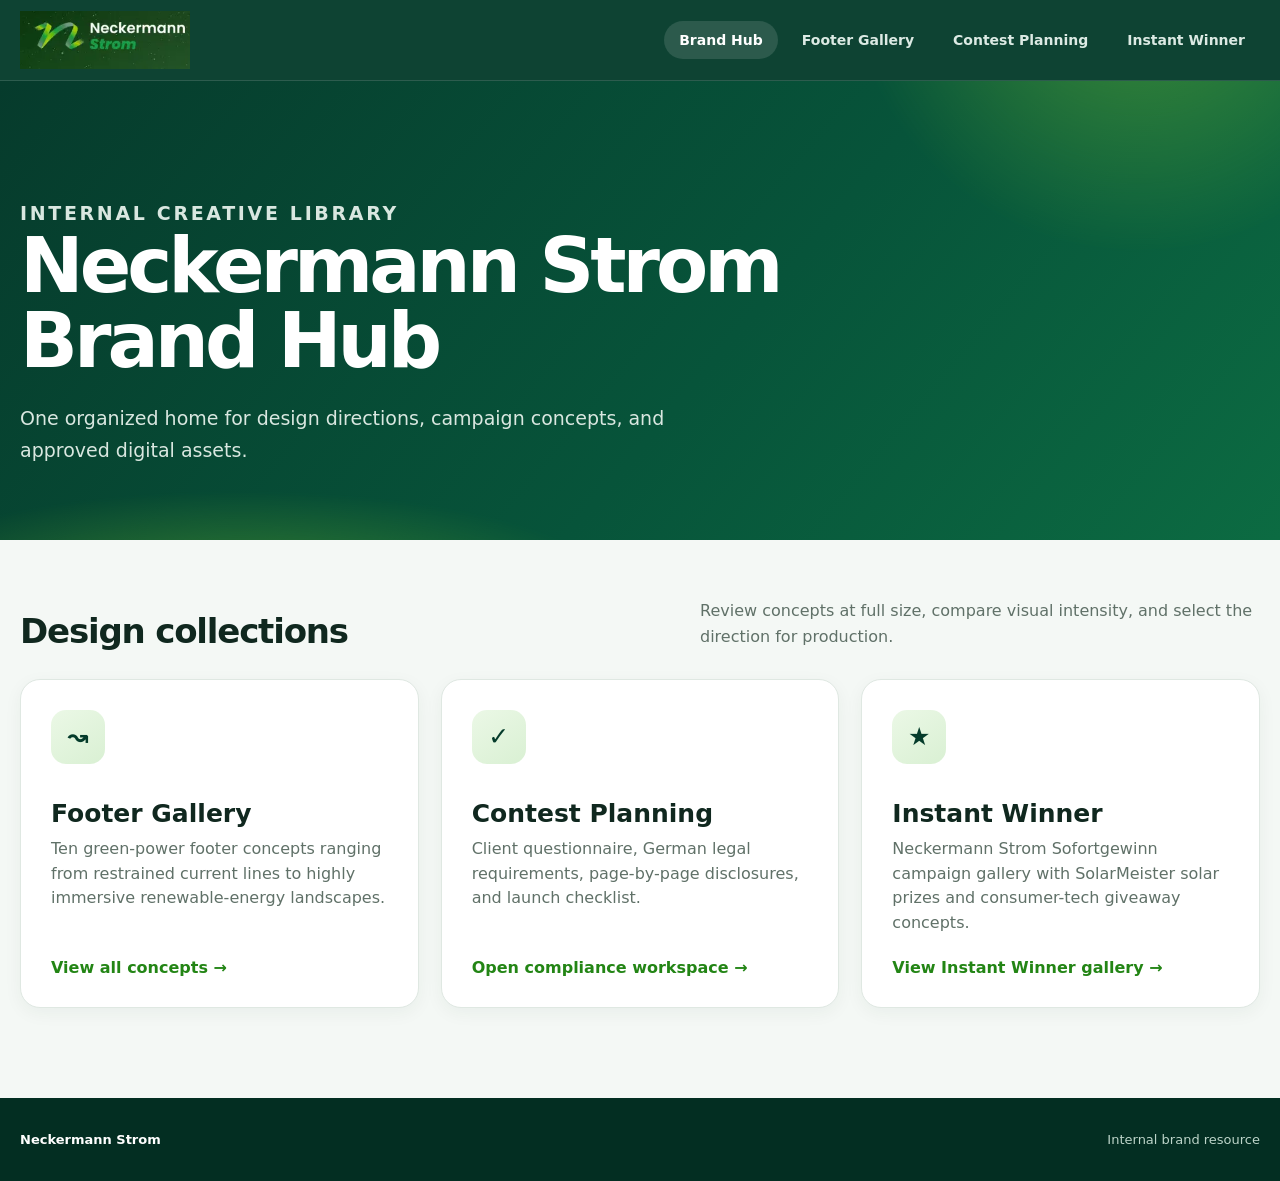
<file: index.html>
<!doctype html>
<html lang="en">
<head>
  <meta charset="utf-8">
  <meta name="viewport" content="width=device-width,initial-scale=1">
  <meta name="description" content="Neckermann Strom internal brand and design resource hub.">
  <meta name="robots" content="noindex,nofollow,noarchive,nosnippet,noimageindex">
  <title>Neckermann Strom | Brand Hub</title>
  <link rel="stylesheet" href="styles.css">
</head>
<body>
  <header class="site-header">
    <nav class="nav shell" aria-label="Primary navigation">
      <a class="brand" href="./" aria-label="Neckermann Strom home"><img src="assets/neckermann-strom-logo.webp" alt="Neckermann Strom"></a>
      <div class="nav-links"><a href="./" aria-current="page">Brand Hub</a><a href="footer/">Footer Gallery</a><a href="contest/">Contest Planning</a><a href="instant-winner/">Instant Winner</a></div>
    </nav>
  </header>
  <main>
    <section class="hero">
      <div class="shell">
        <p class="eyebrow">Internal creative library</p>
        <h1>Neckermann Strom Brand Hub</h1>
        <p>One organized home for design directions, campaign concepts, and approved digital assets.</p>
      </div>
    </section>
    <section class="section shell">
      <div class="section-head"><h2>Design collections</h2><p>Review concepts at full size, compare visual intensity, and select the direction for production.</p></div>
      <div class="hub-grid">
        <a class="hub-card" href="footer/">
          <span class="hub-icon">↝</span>
          <h3>Footer Gallery</h3>
          <p>Ten green-power footer concepts ranging from restrained current lines to highly immersive renewable-energy landscapes.</p>
          <span class="arrow">View all concepts →</span>
        </a>
        <a class="hub-card" href="contest/">
          <span class="hub-icon">✓</span>
          <h3>Contest Planning</h3>
          <p>Client questionnaire, German legal requirements, page-by-page disclosures, and launch checklist.</p>
          <span class="arrow">Open compliance workspace →</span>
        </a>
        <a class="hub-card" href="instant-winner/">
          <span class="hub-icon">★</span>
          <h3>Instant Winner</h3>
          <p>Neckermann Strom Sofortgewinn campaign gallery with SolarMeister solar prizes and consumer-tech giveaway concepts.</p>
          <span class="arrow">View Instant Winner gallery →</span>
        </a>
      </div>
    </section>
  </main>
  <footer class="footer"><div class="footer-row shell"><strong>Neckermann Strom</strong><span>Internal brand resource</span></div></footer>
</body>
</html>
</file>
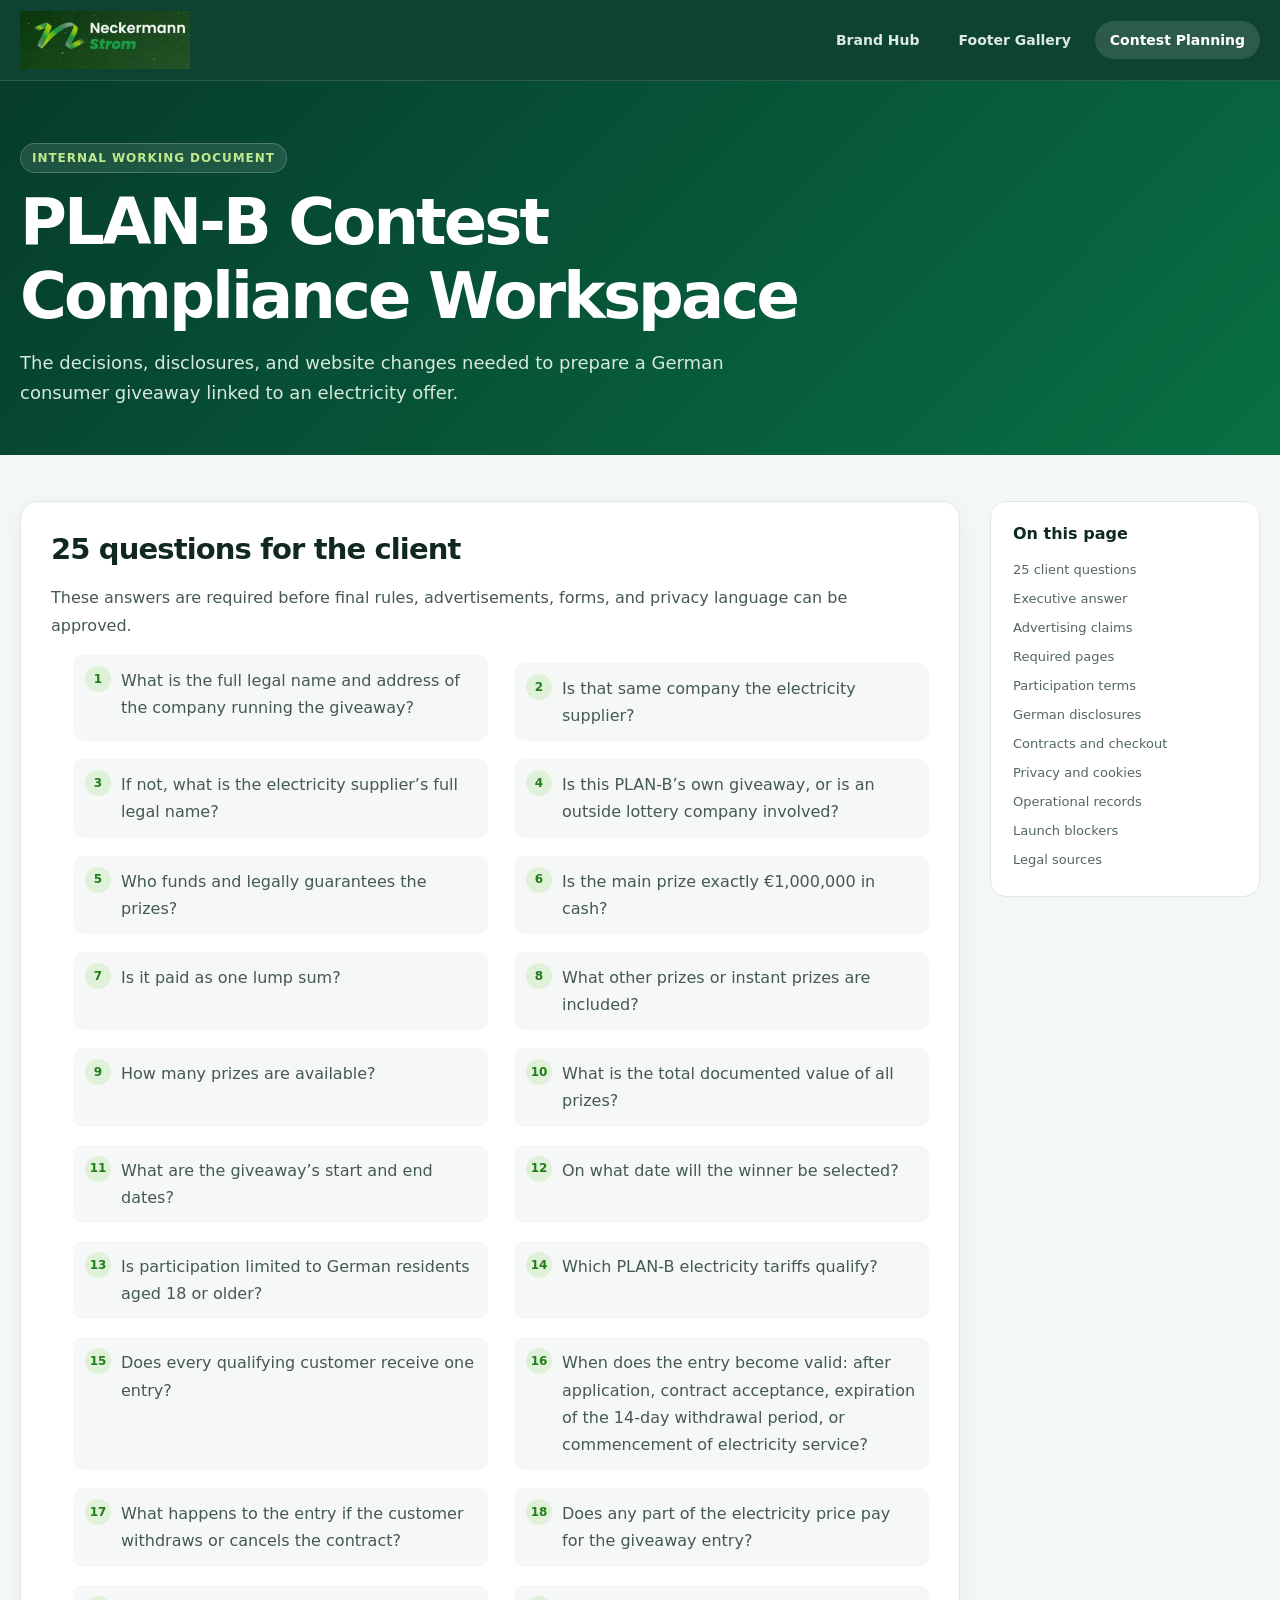
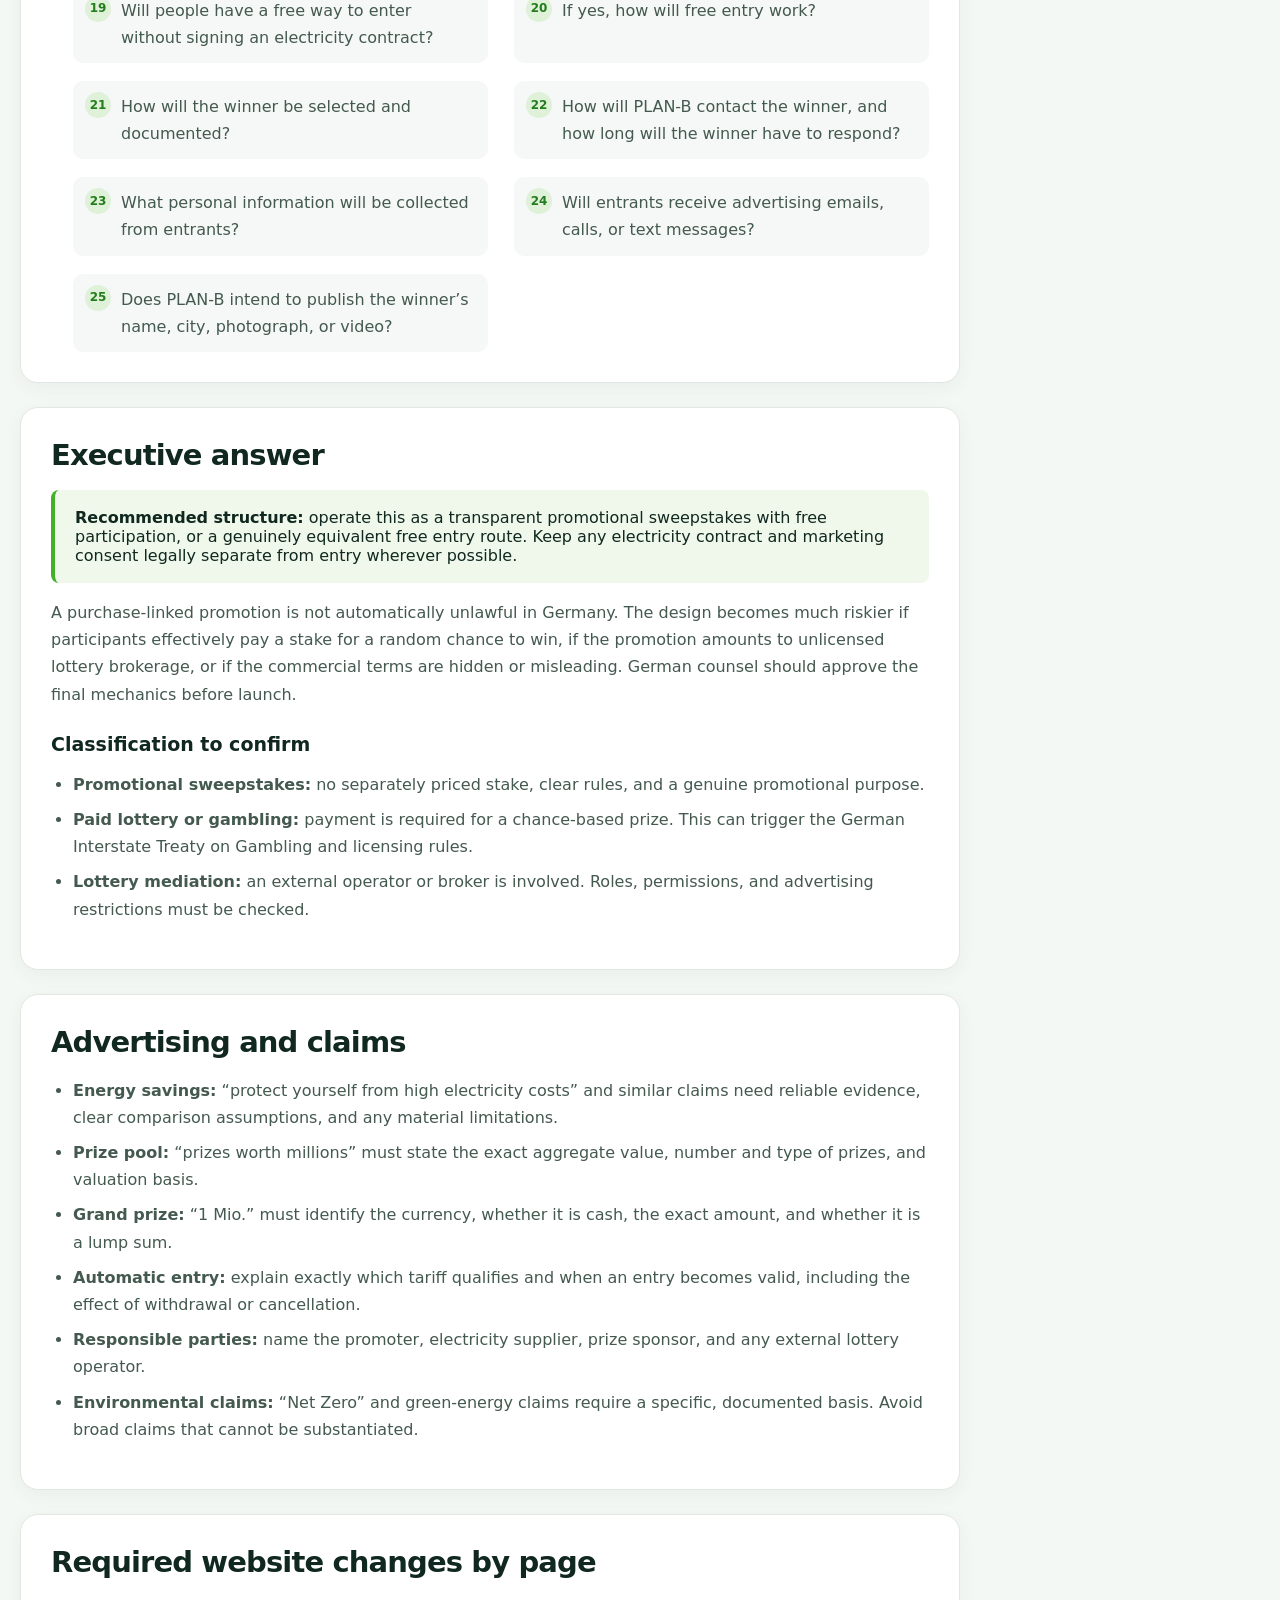
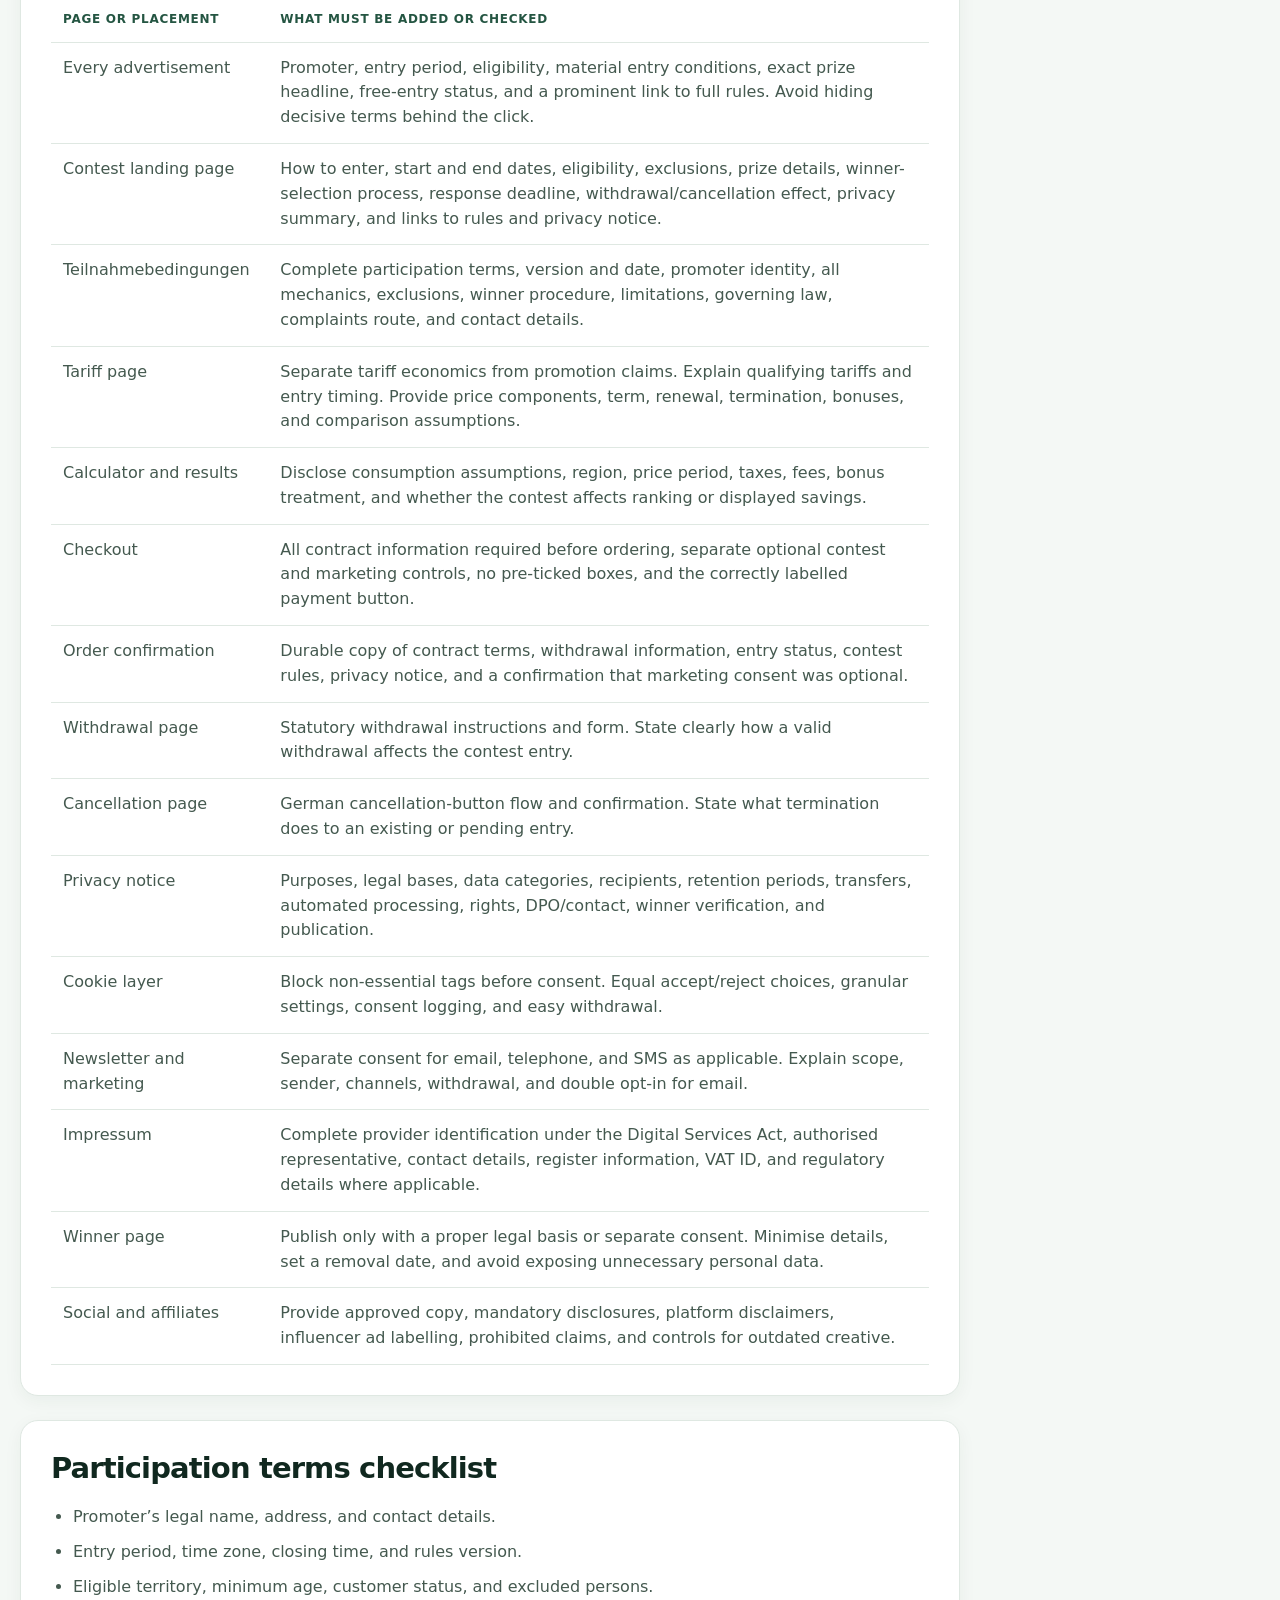
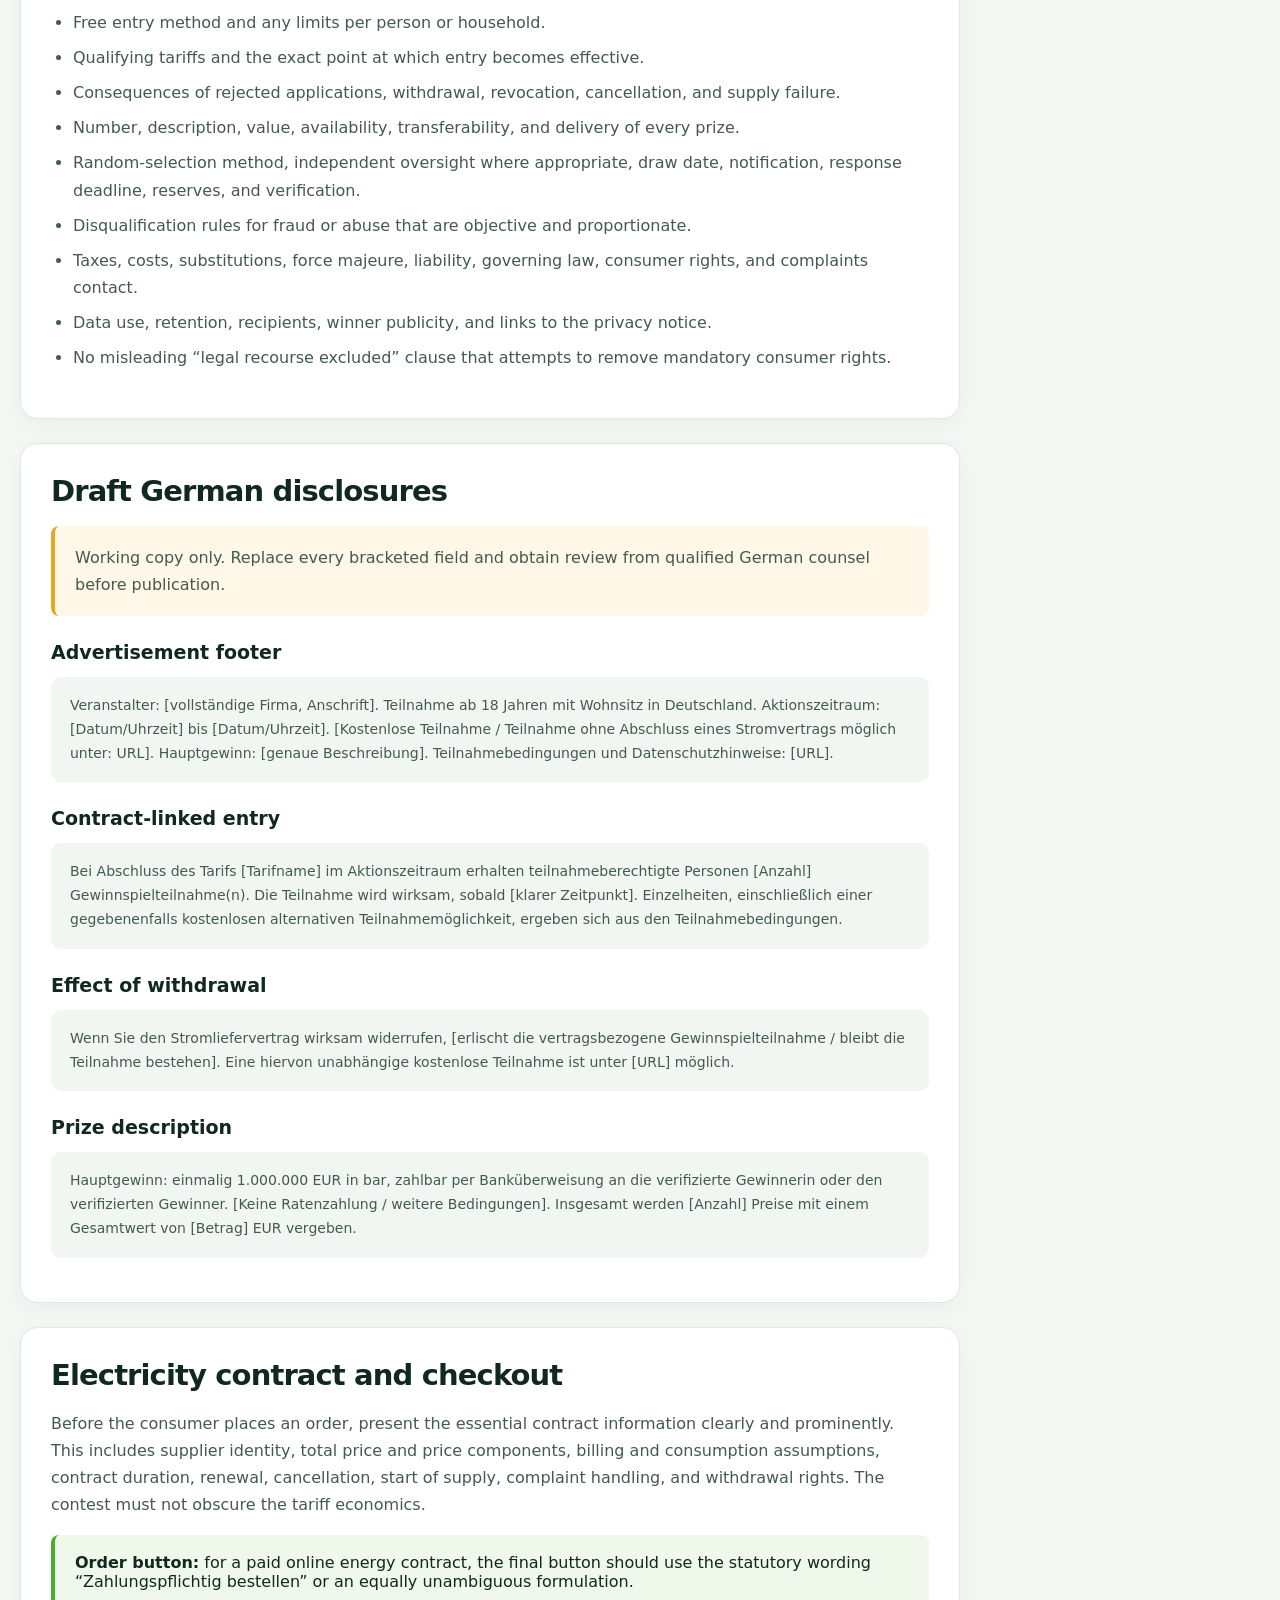
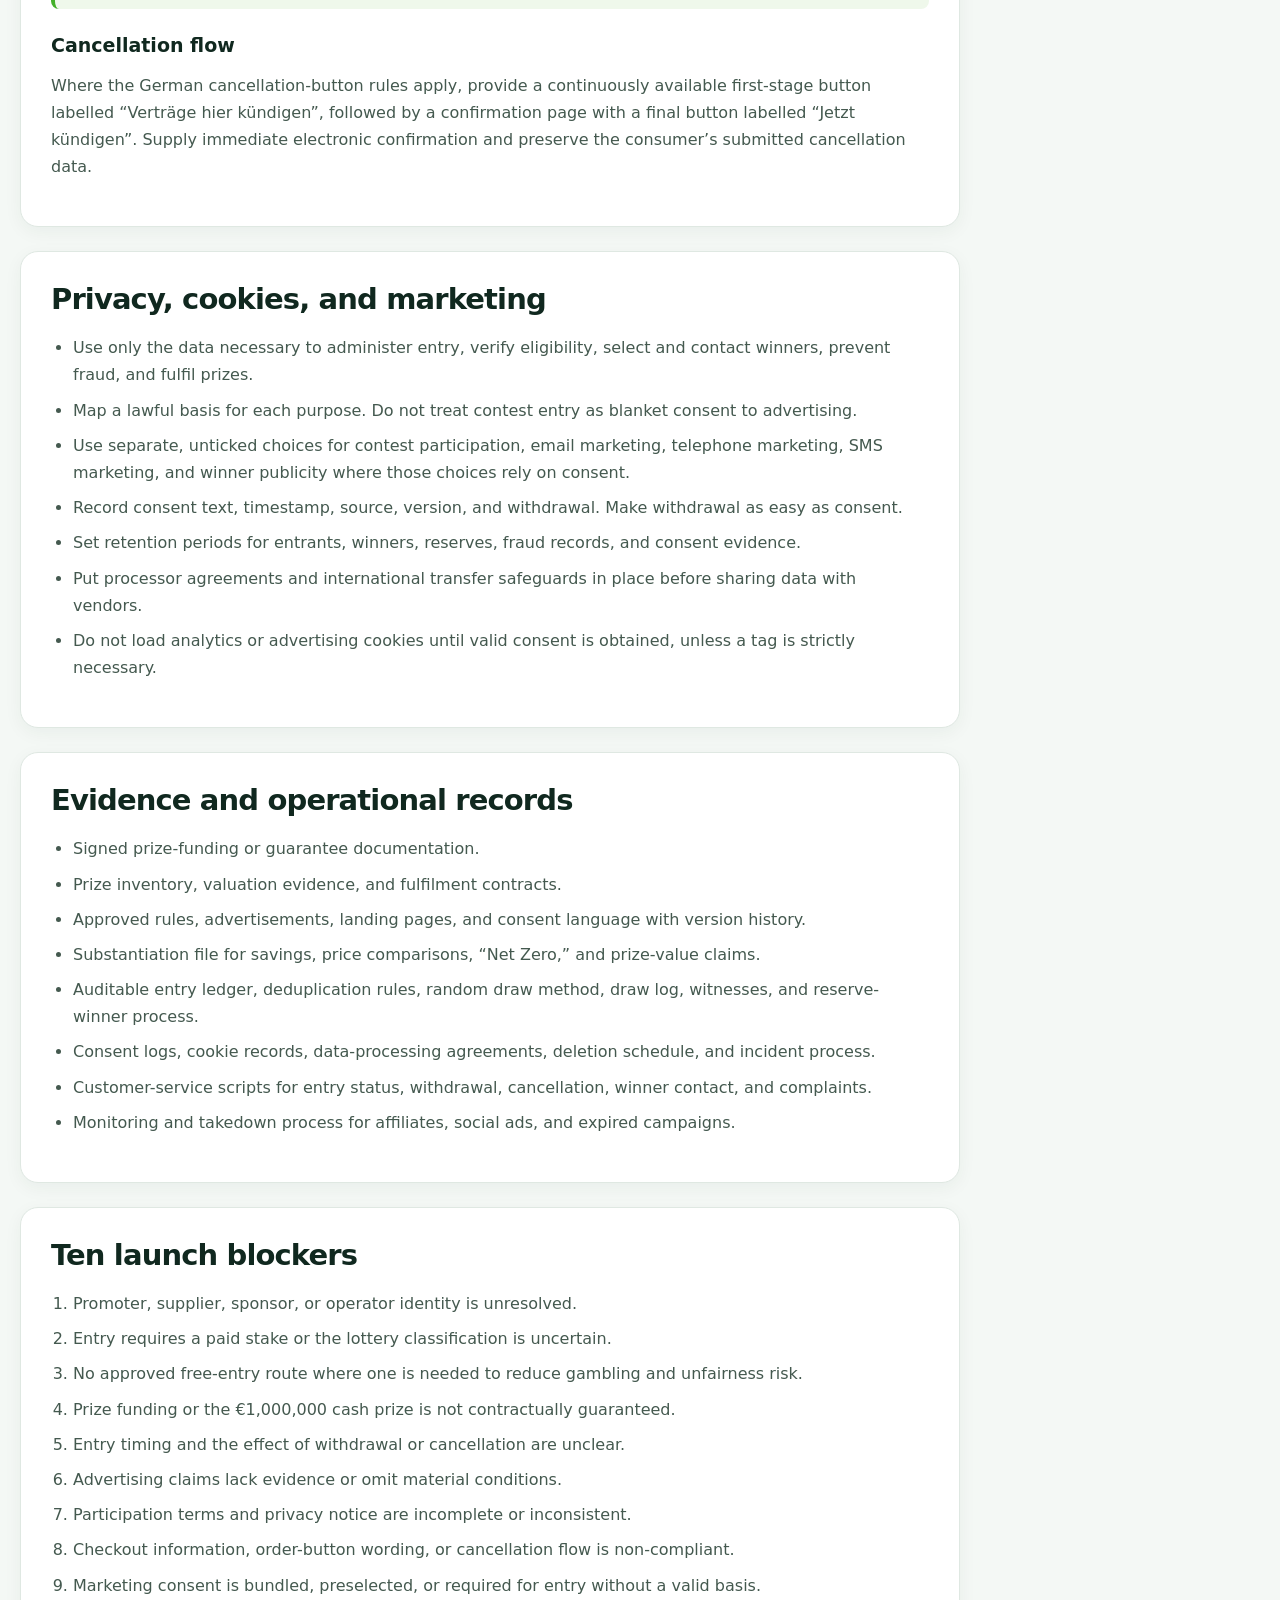
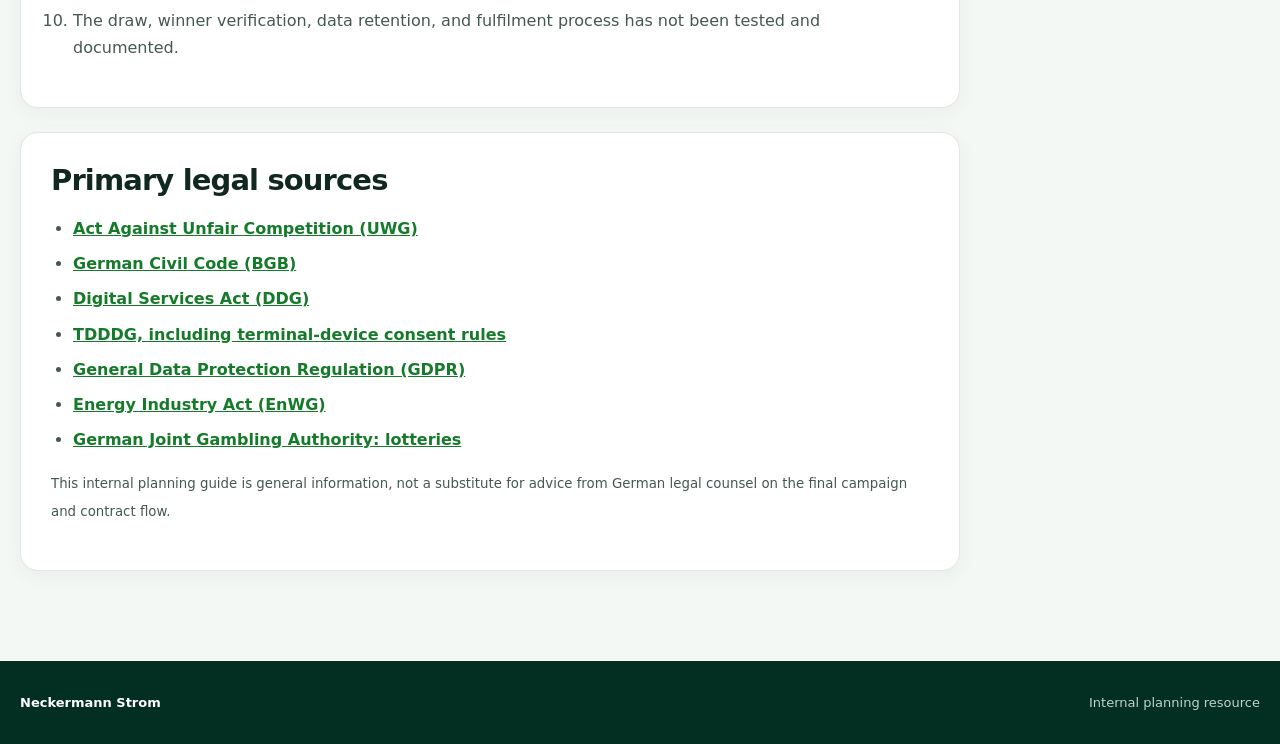
<file: contest/index.html>
<!doctype html>
<html lang="en">
<head>
  <meta charset="utf-8">
  <meta name="viewport" content="width=device-width,initial-scale=1">
  <meta name="description" content="Internal planning guide for the Neckermann Strom PLAN-B promotional contest.">
  <meta name="robots" content="noindex,nofollow,noarchive,nosnippet,noimageindex">
  <meta name="googlebot" content="noindex,nofollow,noarchive,nosnippet,noimageindex">
  <title>Contest Planning | Neckermann Strom</title>
  <link rel="stylesheet" href="../styles.css">
  <link rel="stylesheet" href="contest.css">
</head>
<body>
  <header class="site-header"><nav class="nav shell" aria-label="Primary navigation"><a class="brand" href="../" aria-label="Neckermann Strom home"><img src="../assets/neckermann-strom-logo.webp" alt="Neckermann Strom"></a><div class="nav-links"><a href="../">Brand Hub</a><a href="../footer/">Footer Gallery</a><a href="./" aria-current="page">Contest Planning</a><a href="../seo-aio/">SEO/AIO Report</a></div></nav></header>
  <main>
    <section class="contest-hero"><div class="shell"><span class="status-pill">Internal working document</span><h1>PLAN-B Contest Compliance Workspace</h1><p>The decisions, disclosures, and website changes needed to prepare a German consumer giveaway linked to an electricity offer.</p></div></section>
    <div class="contest-layout shell">
      <div class="report">
        <section class="report-card" id="questions"><h2>25 questions for the client</h2><p>These answers are required before final rules, advertisements, forms, and privacy language can be approved.</p>
          <ol class="question-list">
            <li>What is the full legal name and address of the company running the giveaway?</li><li>Is that same company the electricity supplier?</li><li>If not, what is the electricity supplier’s full legal name?</li><li>Is this PLAN-B’s own giveaway, or is an outside lottery company involved?</li><li>Who funds and legally guarantees the prizes?</li><li>Is the main prize exactly €1,000,000 in cash?</li><li>Is it paid as one lump sum?</li><li>What other prizes or instant prizes are included?</li><li>How many prizes are available?</li><li>What is the total documented value of all prizes?</li><li>What are the giveaway’s start and end dates?</li><li>On what date will the winner be selected?</li><li>Is participation limited to German residents aged 18 or older?</li><li>Which PLAN-B electricity tariffs qualify?</li><li>Does every qualifying customer receive one entry?</li><li>When does the entry become valid: after application, contract acceptance, expiration of the 14-day withdrawal period, or commencement of electricity service?</li><li>What happens to the entry if the customer withdraws or cancels the contract?</li><li>Does any part of the electricity price pay for the giveaway entry?</li><li>Will people have a free way to enter without signing an electricity contract?</li><li>If yes, how will free entry work?</li><li>How will the winner be selected and documented?</li><li>How will PLAN-B contact the winner, and how long will the winner have to respond?</li><li>What personal information will be collected from entrants?</li><li>Will entrants receive advertising emails, calls, or text messages?</li><li>Does PLAN-B intend to publish the winner’s name, city, photograph, or video?</li>
          </ol>
        </section>
        <section class="report-card" id="summary"><h2>Executive answer</h2><div class="notice"><strong>Recommended structure:</strong> operate this as a transparent promotional sweepstakes with free participation, or a genuinely equivalent free entry route. Keep any electricity contract and marketing consent legally separate from entry wherever possible.</div><p>A purchase-linked promotion is not automatically unlawful in Germany. The design becomes much riskier if participants effectively pay a stake for a random chance to win, if the promotion amounts to unlicensed lottery brokerage, or if the commercial terms are hidden or misleading. German counsel should approve the final mechanics before launch.</p><h3>Classification to confirm</h3><ul><li><strong>Promotional sweepstakes:</strong> no separately priced stake, clear rules, and a genuine promotional purpose.</li><li><strong>Paid lottery or gambling:</strong> payment is required for a chance-based prize. This can trigger the German Interstate Treaty on Gambling and licensing rules.</li><li><strong>Lottery mediation:</strong> an external operator or broker is involved. Roles, permissions, and advertising restrictions must be checked.</li></ul></section>
        <section class="report-card" id="advertising"><h2>Advertising and claims</h2><ul><li><strong>Energy savings:</strong> “protect yourself from high electricity costs” and similar claims need reliable evidence, clear comparison assumptions, and any material limitations.</li><li><strong>Prize pool:</strong> “prizes worth millions” must state the exact aggregate value, number and type of prizes, and valuation basis.</li><li><strong>Grand prize:</strong> “1 Mio.” must identify the currency, whether it is cash, the exact amount, and whether it is a lump sum.</li><li><strong>Automatic entry:</strong> explain exactly which tariff qualifies and when an entry becomes valid, including the effect of withdrawal or cancellation.</li><li><strong>Responsible parties:</strong> name the promoter, electricity supplier, prize sponsor, and any external lottery operator.</li><li><strong>Environmental claims:</strong> “Net Zero” and green-energy claims require a specific, documented basis. Avoid broad claims that cannot be substantiated.</li></ul></section>
        <section class="report-card" id="pages"><h2>Required website changes by page</h2><table class="page-table"><thead><tr><th>Page or placement</th><th>What must be added or checked</th></tr></thead><tbody>
          <tr><td>Every advertisement</td><td>Promoter, entry period, eligibility, material entry conditions, exact prize headline, free-entry status, and a prominent link to full rules. Avoid hiding decisive terms behind the click.</td></tr>
          <tr><td>Contest landing page</td><td>How to enter, start and end dates, eligibility, exclusions, prize details, winner-selection process, response deadline, withdrawal/cancellation effect, privacy summary, and links to rules and privacy notice.</td></tr>
          <tr><td>Teilnahmebedingungen</td><td>Complete participation terms, version and date, promoter identity, all mechanics, exclusions, winner procedure, limitations, governing law, complaints route, and contact details.</td></tr>
          <tr><td>Tariff page</td><td>Separate tariff economics from promotion claims. Explain qualifying tariffs and entry timing. Provide price components, term, renewal, termination, bonuses, and comparison assumptions.</td></tr>
          <tr><td>Calculator and results</td><td>Disclose consumption assumptions, region, price period, taxes, fees, bonus treatment, and whether the contest affects ranking or displayed savings.</td></tr>
          <tr><td>Checkout</td><td>All contract information required before ordering, separate optional contest and marketing controls, no pre-ticked boxes, and the correctly labelled payment button.</td></tr>
          <tr><td>Order confirmation</td><td>Durable copy of contract terms, withdrawal information, entry status, contest rules, privacy notice, and a confirmation that marketing consent was optional.</td></tr>
          <tr><td>Withdrawal page</td><td>Statutory withdrawal instructions and form. State clearly how a valid withdrawal affects the contest entry.</td></tr>
          <tr><td>Cancellation page</td><td>German cancellation-button flow and confirmation. State what termination does to an existing or pending entry.</td></tr>
          <tr><td>Privacy notice</td><td>Purposes, legal bases, data categories, recipients, retention periods, transfers, automated processing, rights, DPO/contact, winner verification, and publication.</td></tr>
          <tr><td>Cookie layer</td><td>Block non-essential tags before consent. Equal accept/reject choices, granular settings, consent logging, and easy withdrawal.</td></tr>
          <tr><td>Newsletter and marketing</td><td>Separate consent for email, telephone, and SMS as applicable. Explain scope, sender, channels, withdrawal, and double opt-in for email.</td></tr>
          <tr><td>Impressum</td><td>Complete provider identification under the Digital Services Act, authorised representative, contact details, register information, VAT ID, and regulatory details where applicable.</td></tr>
          <tr><td>Winner page</td><td>Publish only with a proper legal basis or separate consent. Minimise details, set a removal date, and avoid exposing unnecessary personal data.</td></tr>
          <tr><td>Social and affiliates</td><td>Provide approved copy, mandatory disclosures, platform disclaimers, influencer ad labelling, prohibited claims, and controls for outdated creative.</td></tr>
        </tbody></table></section>
        <section class="report-card" id="terms"><h2>Participation terms checklist</h2><ul><li>Promoter’s legal name, address, and contact details.</li><li>Entry period, time zone, closing time, and rules version.</li><li>Eligible territory, minimum age, customer status, and excluded persons.</li><li>Free entry method and any limits per person or household.</li><li>Qualifying tariffs and the exact point at which entry becomes effective.</li><li>Consequences of rejected applications, withdrawal, revocation, cancellation, and supply failure.</li><li>Number, description, value, availability, transferability, and delivery of every prize.</li><li>Random-selection method, independent oversight where appropriate, draw date, notification, response deadline, reserves, and verification.</li><li>Disqualification rules for fraud or abuse that are objective and proportionate.</li><li>Taxes, costs, substitutions, force majeure, liability, governing law, consumer rights, and complaints contact.</li><li>Data use, retention, recipients, winner publicity, and links to the privacy notice.</li><li>No misleading “legal recourse excluded” clause that attempts to remove mandatory consumer rights.</li></ul></section>
        <section class="report-card" id="language"><h2>Draft German disclosures</h2><p class="warning notice">Working copy only. Replace every bracketed field and obtain review from qualified German counsel before publication.</p><h3>Advertisement footer</h3><p class="legal-copy" lang="de">Veranstalter: [vollständige Firma, Anschrift]. Teilnahme ab 18 Jahren mit Wohnsitz in Deutschland. Aktionszeitraum: [Datum/Uhrzeit] bis [Datum/Uhrzeit]. [Kostenlose Teilnahme / Teilnahme ohne Abschluss eines Stromvertrags möglich unter: URL]. Hauptgewinn: [genaue Beschreibung]. Teilnahmebedingungen und Datenschutzhinweise: [URL].</p><h3>Contract-linked entry</h3><p class="legal-copy" lang="de">Bei Abschluss des Tarifs [Tarifname] im Aktionszeitraum erhalten teilnahmeberechtigte Personen [Anzahl] Gewinnspielteilnahme(n). Die Teilnahme wird wirksam, sobald [klarer Zeitpunkt]. Einzelheiten, einschließlich einer gegebenenfalls kostenlosen alternativen Teilnahmemöglichkeit, ergeben sich aus den Teilnahmebedingungen.</p><h3>Effect of withdrawal</h3><p class="legal-copy" lang="de">Wenn Sie den Stromliefervertrag wirksam widerrufen, [erlischt die vertragsbezogene Gewinnspielteilnahme / bleibt die Teilnahme bestehen]. Eine hiervon unabhängige kostenlose Teilnahme ist unter [URL] möglich.</p><h3>Prize description</h3><p class="legal-copy" lang="de">Hauptgewinn: einmalig 1.000.000 EUR in bar, zahlbar per Banküberweisung an die verifizierte Gewinnerin oder den verifizierten Gewinner. [Keine Ratenzahlung / weitere Bedingungen]. Insgesamt werden [Anzahl] Preise mit einem Gesamtwert von [Betrag] EUR vergeben.</p></section>
        <section class="report-card" id="contracts"><h2>Electricity contract and checkout</h2><p>Before the consumer places an order, present the essential contract information clearly and prominently. This includes supplier identity, total price and price components, billing and consumption assumptions, contract duration, renewal, cancellation, start of supply, complaint handling, and withdrawal rights. The contest must not obscure the tariff economics.</p><div class="notice"><strong>Order button:</strong> for a paid online energy contract, the final button should use the statutory wording <span lang="de">“Zahlungspflichtig bestellen”</span> or an equally unambiguous formulation.</div><h3>Cancellation flow</h3><p>Where the German cancellation-button rules apply, provide a continuously available first-stage button labelled <span lang="de">“Verträge hier kündigen”</span>, followed by a confirmation page with a final button labelled <span lang="de">“Jetzt kündigen”</span>. Supply immediate electronic confirmation and preserve the consumer’s submitted cancellation data.</p></section>
        <section class="report-card" id="privacy"><h2>Privacy, cookies, and marketing</h2><ul><li>Use only the data necessary to administer entry, verify eligibility, select and contact winners, prevent fraud, and fulfil prizes.</li><li>Map a lawful basis for each purpose. Do not treat contest entry as blanket consent to advertising.</li><li>Use separate, unticked choices for contest participation, email marketing, telephone marketing, SMS marketing, and winner publicity where those choices rely on consent.</li><li>Record consent text, timestamp, source, version, and withdrawal. Make withdrawal as easy as consent.</li><li>Set retention periods for entrants, winners, reserves, fraud records, and consent evidence.</li><li>Put processor agreements and international transfer safeguards in place before sharing data with vendors.</li><li>Do not load analytics or advertising cookies until valid consent is obtained, unless a tag is strictly necessary.</li></ul></section>
        <section class="report-card" id="records"><h2>Evidence and operational records</h2><ul><li>Signed prize-funding or guarantee documentation.</li><li>Prize inventory, valuation evidence, and fulfilment contracts.</li><li>Approved rules, advertisements, landing pages, and consent language with version history.</li><li>Substantiation file for savings, price comparisons, “Net Zero,” and prize-value claims.</li><li>Auditable entry ledger, deduplication rules, random draw method, draw log, witnesses, and reserve-winner process.</li><li>Consent logs, cookie records, data-processing agreements, deletion schedule, and incident process.</li><li>Customer-service scripts for entry status, withdrawal, cancellation, winner contact, and complaints.</li><li>Monitoring and takedown process for affiliates, social ads, and expired campaigns.</li></ul></section>
        <section class="report-card" id="blockers"><h2>Ten launch blockers</h2><ol><li>Promoter, supplier, sponsor, or operator identity is unresolved.</li><li>Entry requires a paid stake or the lottery classification is uncertain.</li><li>No approved free-entry route where one is needed to reduce gambling and unfairness risk.</li><li>Prize funding or the €1,000,000 cash prize is not contractually guaranteed.</li><li>Entry timing and the effect of withdrawal or cancellation are unclear.</li><li>Advertising claims lack evidence or omit material conditions.</li><li>Participation terms and privacy notice are incomplete or inconsistent.</li><li>Checkout information, order-button wording, or cancellation flow is non-compliant.</li><li>Marketing consent is bundled, preselected, or required for entry without a valid basis.</li><li>The draw, winner verification, data retention, and fulfilment process has not been tested and documented.</li></ol></section>
        <section class="report-card source-list" id="sources"><h2>Primary legal sources</h2><ul><li><a href="https://www.gesetze-im-internet.de/uwg_2004/" rel="noreferrer">Act Against Unfair Competition (UWG)</a></li><li><a href="https://www.gesetze-im-internet.de/bgb/" rel="noreferrer">German Civil Code (BGB)</a></li><li><a href="https://www.gesetze-im-internet.de/ddg/" rel="noreferrer">Digital Services Act (DDG)</a></li><li><a href="https://www.gesetze-im-internet.de/ttdsg/" rel="noreferrer">TDDDG, including terminal-device consent rules</a></li><li><a href="https://eur-lex.europa.eu/eli/reg/2016/679/oj" rel="noreferrer">General Data Protection Regulation (GDPR)</a></li><li><a href="https://www.gesetze-im-internet.de/enwg_2005/" rel="noreferrer">Energy Industry Act (EnWG)</a></li><li><a href="https://www.gluecksspiel-behoerde.de/de/fuer-gluecksspielanbieter/erlaubnisse/lotterien" rel="noreferrer">German Joint Gambling Authority: lotteries</a></li></ul><p><small>This internal planning guide is general information, not a substitute for advice from German legal counsel on the final campaign and contract flow.</small></p></section>
      </div>
      <aside class="toc" aria-label="On this page"><strong>On this page</strong><a href="#questions">25 client questions</a><a href="#summary">Executive answer</a><a href="#advertising">Advertising claims</a><a href="#pages">Required pages</a><a href="#terms">Participation terms</a><a href="#language">German disclosures</a><a href="#contracts">Contracts and checkout</a><a href="#privacy">Privacy and cookies</a><a href="#records">Operational records</a><a href="#blockers">Launch blockers</a><a href="#sources">Legal sources</a></aside>
    </div>
  </main>
  <footer class="footer"><div class="footer-row shell"><strong>Neckermann Strom</strong><span>Internal planning resource</span></div></footer>
</body>
</html>
</file>
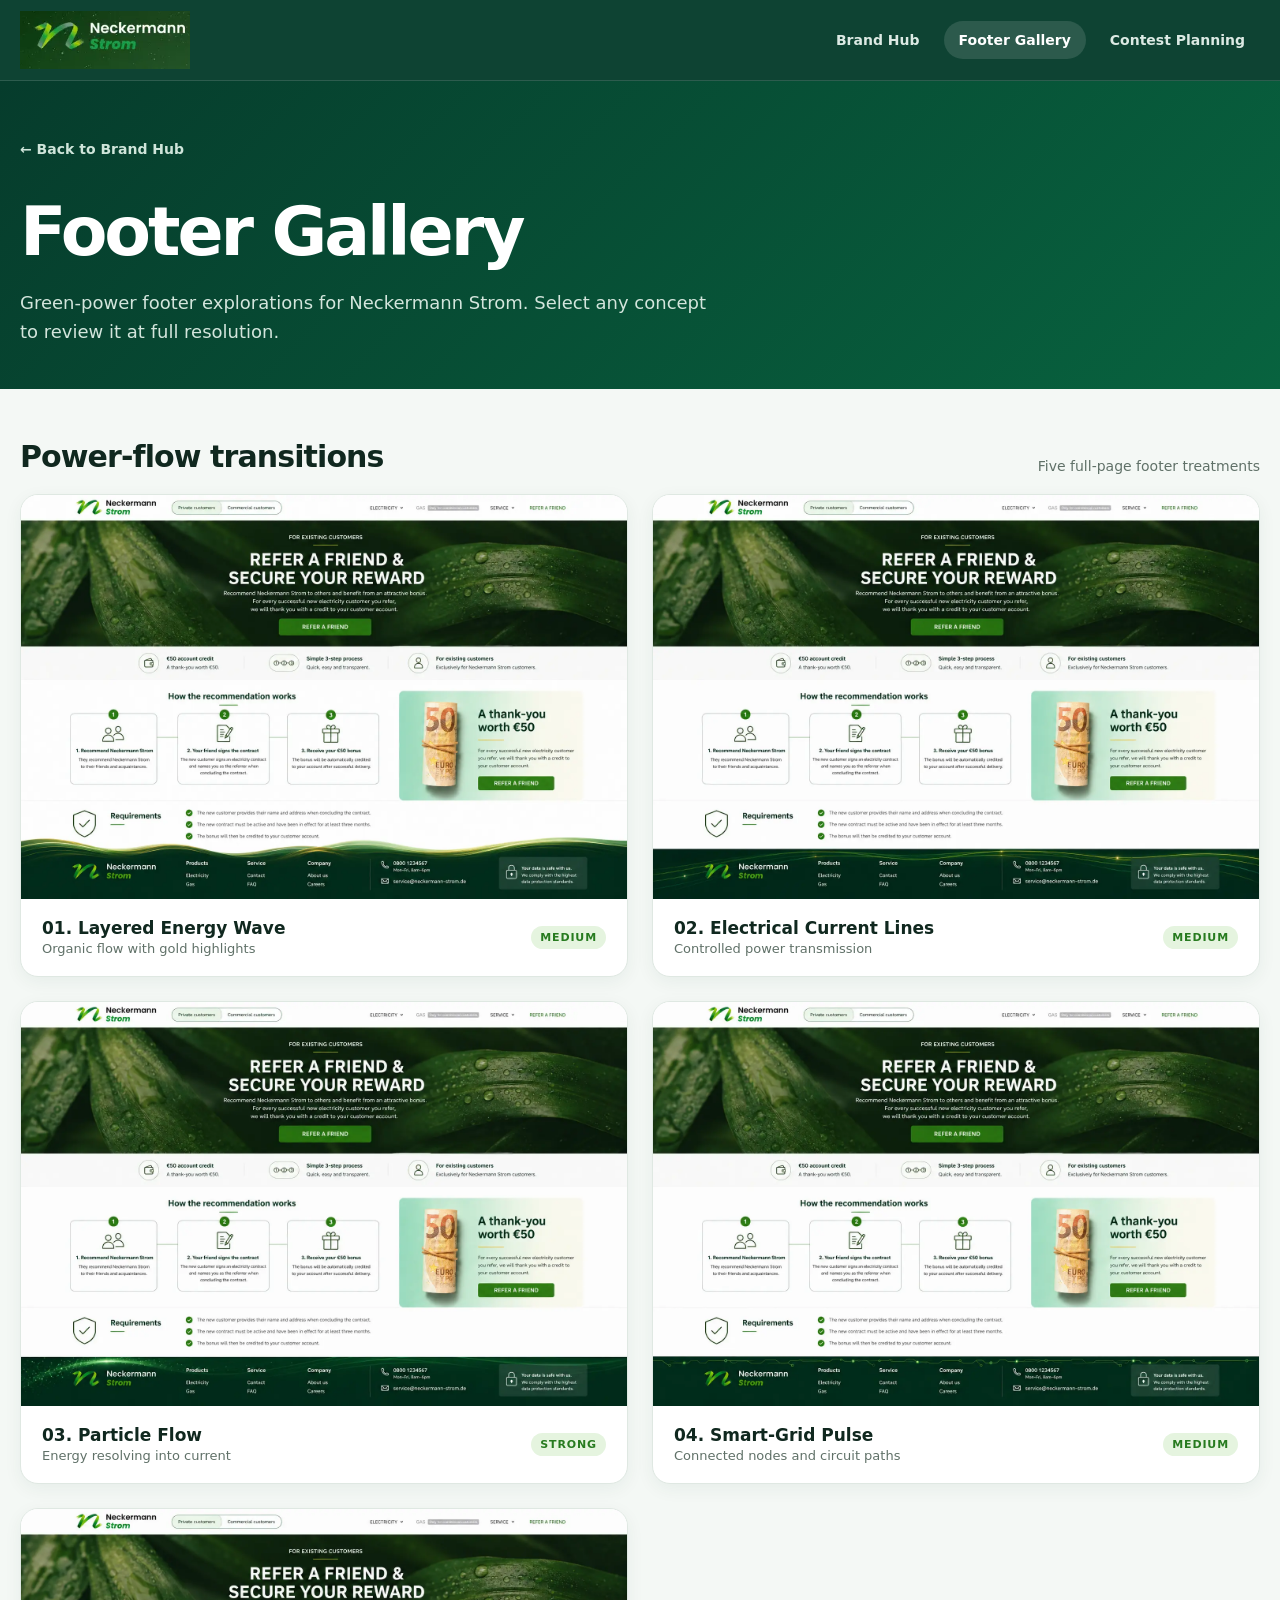
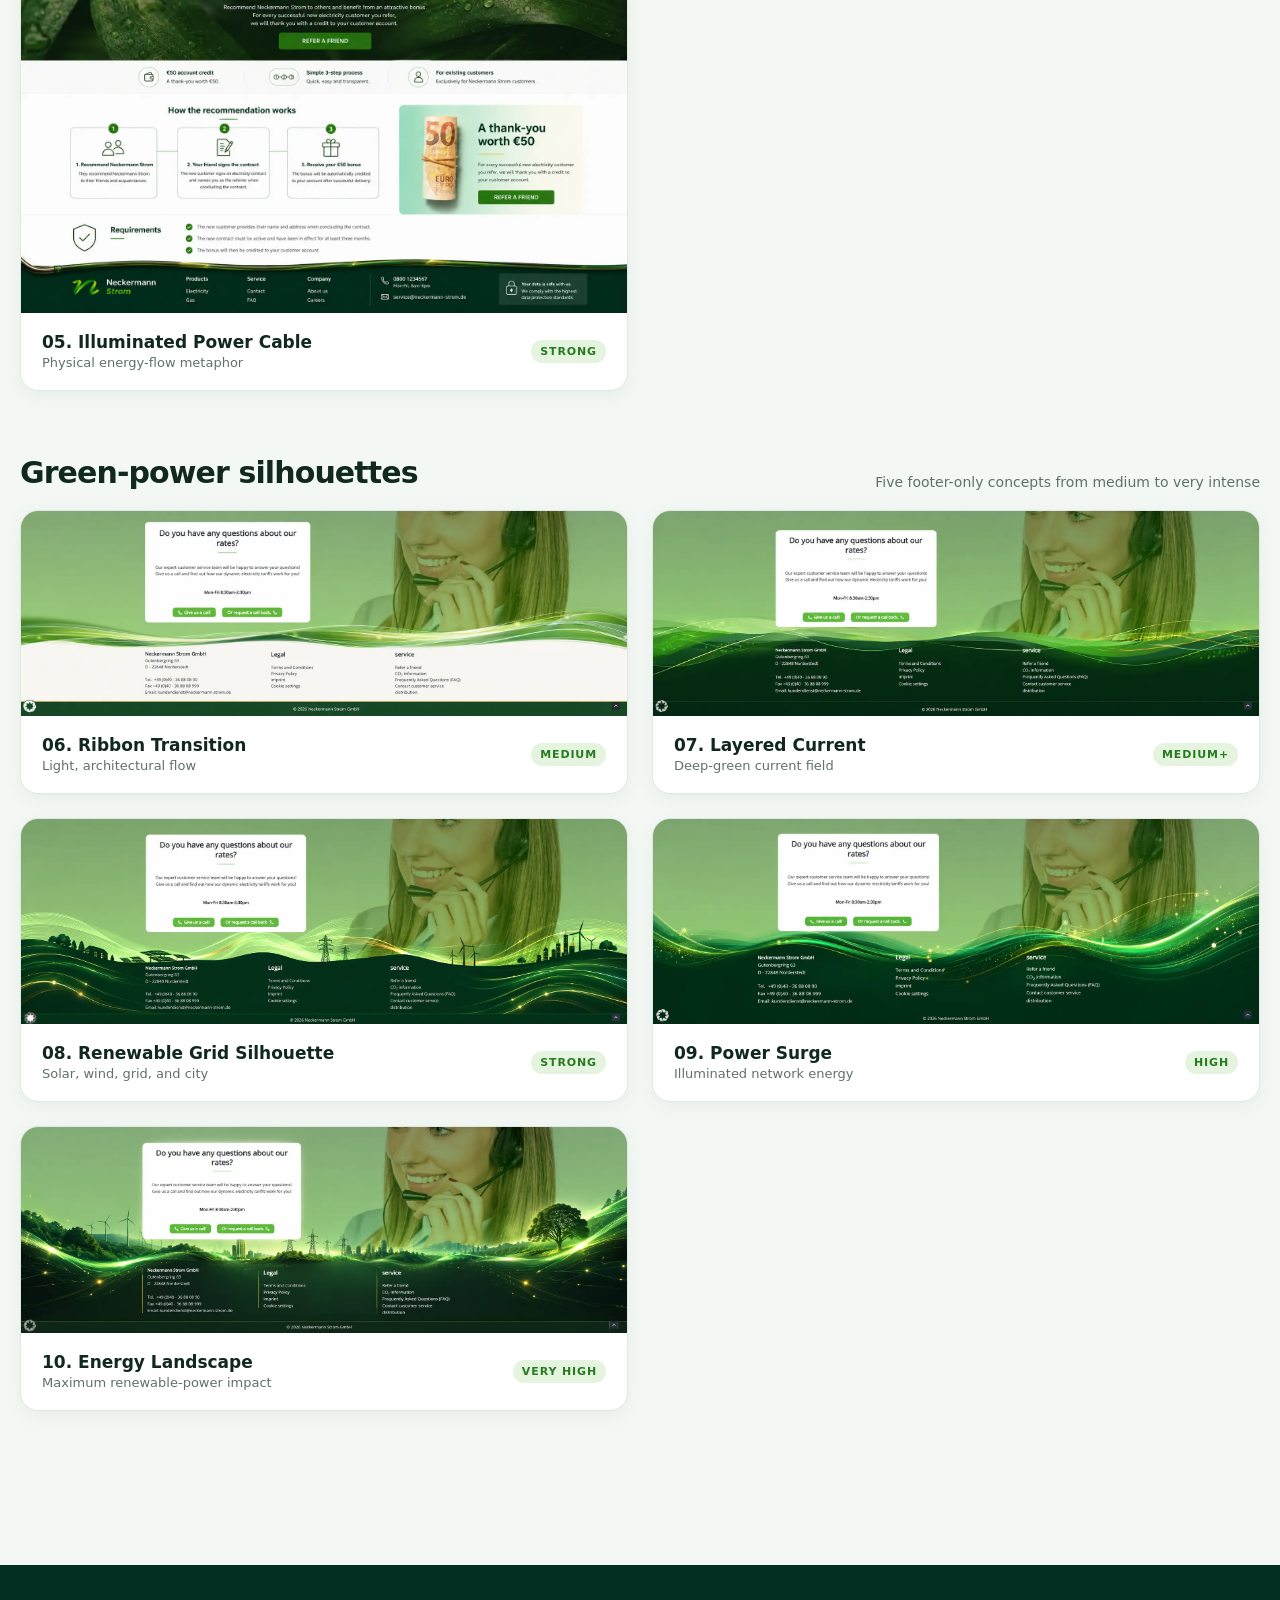
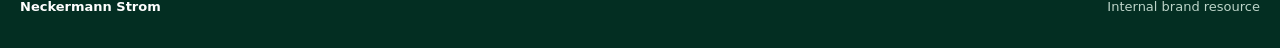
<file: footer/index.html>
<!doctype html>
<html lang="en">
<head>
  <meta charset="utf-8">
  <meta name="viewport" content="width=device-width,initial-scale=1">
  <meta name="description" content="Neckermann Strom footer concept gallery.">
  <meta name="robots" content="noindex,nofollow,noarchive,nosnippet,noimageindex">
  <title>Footer Gallery | Neckermann Strom</title>
  <link rel="stylesheet" href="../styles.css">
</head>
<body>
  <header class="site-header">
    <nav class="nav shell" aria-label="Primary navigation">
      <a class="brand" href="../" aria-label="Neckermann Strom home"><img src="../assets/neckermann-strom-logo.webp" alt="Neckermann Strom"></a>
      <div class="nav-links"><a href="../">Brand Hub</a><a href="./" aria-current="page">Footer Gallery</a><a href="../contest/">Contest Planning</a></div>
    </nav>
  </header>
  <main>
    <section class="gallery-hero"><div class="shell"><a class="back" href="../">← Back to Brand Hub</a><h1>Footer Gallery</h1><p>Green-power footer explorations for Neckermann Strom. Select any concept to review it at full resolution.</p></div></section>
    <div class="gallery shell">
      <section class="round">
        <div class="round-heading"><h2>Power-flow transitions</h2><span>Five full-page footer treatments</span></div>
        <div class="gallery-grid">
          <article class="concept"><button data-image="../assets/footer-web/01-energy-wave.webp" aria-label="Open Layered Energy Wave"><img src="../assets/footer-web/01-energy-wave.webp" alt="Layered green energy wave footer concept"></button><div class="concept-meta"><div><strong>01. Layered Energy Wave</strong><br><span>Organic flow with gold highlights</span></div><span class="badge">Medium</span></div></article>
          <article class="concept"><button data-image="../assets/footer-web/02-current-lines.webp" aria-label="Open Electrical Current Lines"><img src="../assets/footer-web/02-current-lines.webp" alt="Electrical current line footer concept"></button><div class="concept-meta"><div><strong>02. Electrical Current Lines</strong><br><span>Controlled power transmission</span></div><span class="badge">Medium</span></div></article>
          <article class="concept"><button data-image="../assets/footer-web/03-particle-flow.webp" aria-label="Open Particle Flow"><img src="../assets/footer-web/03-particle-flow.webp" alt="Illuminated particle flow footer concept"></button><div class="concept-meta"><div><strong>03. Particle Flow</strong><br><span>Energy resolving into current</span></div><span class="badge">Strong</span></div></article>
          <article class="concept"><button data-image="../assets/footer-web/04-smart-grid-pulse.webp" aria-label="Open Smart Grid Pulse"><img src="../assets/footer-web/04-smart-grid-pulse.webp" alt="Smart grid pulse footer concept"></button><div class="concept-meta"><div><strong>04. Smart-Grid Pulse</strong><br><span>Connected nodes and circuit paths</span></div><span class="badge">Medium</span></div></article>
          <article class="concept"><button data-image="../assets/footer-web/05-power-cable.webp" aria-label="Open Illuminated Power Cable"><img src="../assets/footer-web/05-power-cable.webp" alt="Illuminated power cable footer concept"></button><div class="concept-meta"><div><strong>05. Illuminated Power Cable</strong><br><span>Physical energy-flow metaphor</span></div><span class="badge">Strong</span></div></article>
        </div>
      </section>
      <section class="round">
        <div class="round-heading"><h2>Green-power silhouettes</h2><span>Five footer-only concepts from medium to very intense</span></div>
        <div class="gallery-grid">
          <article class="concept wide"><button data-image="../assets/footer-web/06-ribbon-transition.webp" aria-label="Open Ribbon Transition"><img src="../assets/footer-web/06-ribbon-transition.webp" alt="Green ribbon transition footer"></button><div class="concept-meta"><div><strong>06. Ribbon Transition</strong><br><span>Light, architectural flow</span></div><span class="badge">Medium</span></div></article>
          <article class="concept wide"><button data-image="../assets/footer-web/07-layered-current.webp" aria-label="Open Layered Current"><img src="../assets/footer-web/07-layered-current.webp" alt="Layered current footer"></button><div class="concept-meta"><div><strong>07. Layered Current</strong><br><span>Deep-green current field</span></div><span class="badge">Medium+</span></div></article>
          <article class="concept wide"><button data-image="../assets/footer-web/08-renewable-silhouette.webp" aria-label="Open Renewable Grid Silhouette"><img src="../assets/footer-web/08-renewable-silhouette.webp" alt="Renewable grid silhouette footer"></button><div class="concept-meta"><div><strong>08. Renewable Grid Silhouette</strong><br><span>Solar, wind, grid, and city</span></div><span class="badge">Strong</span></div></article>
          <article class="concept wide"><button data-image="../assets/footer-web/09-power-surge.webp" aria-label="Open Power Surge"><img src="../assets/footer-web/09-power-surge.webp" alt="High intensity green power surge footer"></button><div class="concept-meta"><div><strong>09. Power Surge</strong><br><span>Illuminated network energy</span></div><span class="badge">High</span></div></article>
          <article class="concept wide"><button data-image="../assets/footer-web/10-energy-landscape.webp" aria-label="Open Energy Landscape"><img src="../assets/footer-web/10-energy-landscape.webp" alt="Very intense renewable energy landscape footer"></button><div class="concept-meta"><div><strong>10. Energy Landscape</strong><br><span>Maximum renewable-power impact</span></div><span class="badge">Very high</span></div></article>
        </div>
      </section>
    </div>
  </main>
  <footer class="footer"><div class="footer-row shell"><strong>Neckermann Strom</strong><span>Internal brand resource</span></div></footer>
  <div class="lightbox" role="dialog" aria-modal="true" aria-label="Concept preview"><button aria-label="Close preview">×</button><img alt="Full-size footer concept"></div>
  <script src="../gallery.js"></script>
</body>
</html>
</file>
<file: styles.css>
:root{--ink:#10281f;--muted:#607168;--green:#43b02a;--lime:#91cf31;--deep:#053c2b;--line:#dfe8e2;--mist:#f4f8f5;--white:#fff;--shadow:0 18px 44px rgba(5,60,43,.11)}
*{box-sizing:border-box}html{scroll-behavior:smooth}body{margin:0;background:var(--mist);color:var(--ink);font-family:Inter,ui-sans-serif,system-ui,-apple-system,BlinkMacSystemFont,"Segoe UI",sans-serif}a{color:inherit}img{display:block;max-width:100%}.shell{width:min(1240px,calc(100% - 40px));margin:auto}.site-header{position:sticky;top:0;z-index:20;background:rgba(5,60,43,.96);border-bottom:1px solid rgba(255,255,255,.13);backdrop-filter:blur(16px)}.nav{height:80px;display:flex;align-items:center;justify-content:space-between;gap:28px}.brand{display:flex;align-items:center;text-decoration:none}.brand img{width:238px;height:58px;object-fit:contain;object-position:left center}.nav-links{display:flex;align-items:center;gap:9px}.nav-links a{color:#dceae4;text-decoration:none;font-size:14px;font-weight:700;padding:11px 15px;border-radius:999px}.nav-links a:hover,.nav-links a[aria-current="page"]{background:rgba(255,255,255,.12);color:white}.hero{position:relative;overflow:hidden;padding:92px 0 74px;background:linear-gradient(130deg,#063b2c 0%,#07543a 57%,#0c6b42 100%);color:white}.hero:before,.hero:after{content:"";position:absolute;border-radius:50%;filter:blur(2px);opacity:.45}.hero:before{width:620px;height:620px;right:-170px;top:-430px;background:radial-gradient(circle,#88d333 0%,transparent 67%)}.hero:after{width:760px;height:200px;left:-140px;bottom:-150px;background:radial-gradient(ellipse,#6ebf2b 0%,transparent 70%)}.eyebrow{margin:0 0 17px;color:#aee56b;font-size:13px;font-weight:800;letter-spacing:.14em;text-transform:uppercase}.hero h1{max-width:850px;margin:0;font-size:clamp(42px,6vw,76px);line-height:.98;letter-spacing:-.052em}.hero p{max-width:680px;margin:25px 0 0;color:#d9e7e0;font-size:19px;line-height:1.65}.section{padding:58px 0 90px}.section-head{display:flex;align-items:end;justify-content:space-between;gap:30px;margin-bottom:28px}.section h2{margin:0;font-size:34px;letter-spacing:-.035em}.section-head p{max-width:560px;margin:0;color:var(--muted);line-height:1.65}.hub-grid{display:grid;grid-template-columns:repeat(3,1fr);gap:22px}.hub-card{display:flex;min-height:260px;flex-direction:column;padding:30px;border:1px solid var(--line);border-radius:20px;background:white;box-shadow:0 5px 18px rgba(5,60,43,.05);text-decoration:none;transition:.22s ease}.hub-card:hover{transform:translateY(-5px);box-shadow:var(--shadow);border-color:#a7d09d}.hub-icon{display:grid;width:54px;height:54px;place-items:center;border-radius:15px;background:linear-gradient(145deg,#ebf8e6,#d9f0d3);color:var(--deep);font-size:25px;font-weight:900}.hub-card h3{margin:35px 0 9px;font-size:25px}.hub-card p{margin:0;color:var(--muted);line-height:1.55}.hub-card .arrow{margin-top:auto;padding-top:22px;color:#238515;font-weight:800}.gallery-hero{padding:58px 0 42px;background:linear-gradient(135deg,#063c2c,#08633f);color:white}.gallery-hero .back{display:inline-flex;margin-bottom:35px;color:#cfe5da;text-decoration:none;font-size:14px;font-weight:700}.gallery-hero h1{margin:0;font-size:clamp(40px,6vw,68px);letter-spacing:-.045em}.gallery-hero p{max-width:700px;margin:18px 0 0;color:#d3e5dc;font-size:18px;line-height:1.6}.gallery{padding:50px 0 90px}.round{margin-bottom:64px}.round-heading{display:flex;align-items:end;justify-content:space-between;gap:20px;margin:0 0 20px}.round-heading h2{margin:0;font-size:30px;letter-spacing:-.03em}.round-heading span{color:var(--muted);font-size:14px}.gallery-grid{display:grid;grid-template-columns:repeat(2,minmax(0,1fr));gap:24px}.concept{overflow:hidden;border:1px solid var(--line);border-radius:18px;background:white;box-shadow:0 5px 18px rgba(5,60,43,.06)}.concept button{display:block;width:100%;padding:0;border:0;background:#eaf1ec;cursor:zoom-in}.concept figure{margin:0}.concept img{width:100%;aspect-ratio:1.5/1;object-fit:cover;object-position:center}.concept.wide img{aspect-ratio:2.95/1}.concept-meta{display:flex;align-items:center;justify-content:space-between;gap:18px;padding:19px 21px}.concept-meta strong{font-size:17px}.concept-meta span{color:var(--muted);font-size:13px}.badge{display:inline-flex!important;width:auto!important;padding:5px 9px!important;border-radius:999px;background:#e5f4df!important;color:#277b1f!important;font-size:11px!important;font-weight:800;text-transform:uppercase;letter-spacing:.08em}.lightbox{display:none;position:fixed;inset:0;z-index:50;align-items:center;justify-content:center;padding:36px;background:rgba(1,18,12,.94)}.lightbox.open{display:flex}.lightbox img{max-width:96vw;max-height:90vh;border-radius:10px;box-shadow:0 25px 90px rgba(0,0,0,.5)}.lightbox button{position:absolute;top:22px;right:24px;width:48px;height:48px;border:1px solid rgba(255,255,255,.25);border-radius:50%;background:rgba(255,255,255,.1);color:white;font-size:28px;cursor:pointer}.footer{padding:34px 0;background:#032e22;color:#bdd4c9;font-size:13px}.footer-row{display:flex;align-items:center;justify-content:space-between;gap:20px}.footer a{color:white;text-decoration:none}.footer strong{color:white}@media(max-width:820px){.nav{height:70px}.brand img{width:185px}.nav-links a:not([aria-current]){display:none}.hero{padding:68px 0 55px}.hub-grid,.gallery-grid{grid-template-columns:1fr}.section-head,.round-heading,.footer-row{align-items:flex-start;flex-direction:column}.concept img,.concept.wide img{aspect-ratio:auto}.shell{width:min(100% - 28px,1240px)}}
</file>
<file: contest/contest.css>
.contest-hero{padding:62px 0 48px;background:linear-gradient(135deg,#063c2c,#087044);color:#fff}.contest-hero h1{max-width:850px;margin:12px 0 15px;font-size:clamp(38px,5vw,64px);letter-spacing:-.045em}.contest-hero p{max-width:790px;margin:0;color:#d7e9df;font-size:18px;line-height:1.65}.status-pill{display:inline-flex;padding:7px 11px;border:1px solid rgba(255,255,255,.2);border-radius:999px;background:rgba(255,255,255,.1);color:#bfe98c;font-size:12px;font-weight:800;letter-spacing:.08em;text-transform:uppercase}.contest-layout{display:grid;grid-template-columns:minmax(0,1fr) 270px;gap:30px;padding:46px 0 90px}.report{display:grid;gap:24px}.report-card{padding:30px;border:1px solid var(--line);border-radius:18px;background:#fff;box-shadow:0 5px 18px rgba(5,60,43,.05)}.report-card h2{margin:0 0 18px;font-size:29px;letter-spacing:-.03em}.report-card h3{margin:25px 0 10px;font-size:19px}.report-card p,.report-card li{color:#44594f;line-height:1.7}.report-card ul,.report-card ol{padding-left:22px}.report-card li+li{margin-top:8px}.notice{padding:18px 20px;border-left:4px solid var(--green);border-radius:8px;background:#eff8eb}.warning{border-left-color:#e6a723;background:#fff8e8}.question-list{counter-reset:q;display:grid;grid-template-columns:repeat(2,minmax(0,1fr));gap:10px 26px;margin:0;padding:0;list-style:none}.question-list li{counter-increment:q;position:relative;min-height:52px;padding:12px 12px 12px 48px;border-radius:10px;background:#f5f8f6}.question-list li:before{content:counter(q);position:absolute;top:11px;left:12px;display:grid;width:26px;height:26px;place-items:center;border-radius:50%;background:#dff1d8;color:#247d1c;font-size:12px;font-weight:900}.page-table{width:100%;border-collapse:collapse}.page-table th,.page-table td{padding:13px 12px;border-bottom:1px solid var(--line);text-align:left;vertical-align:top;line-height:1.55}.page-table th{color:#245542;font-size:12px;letter-spacing:.06em;text-transform:uppercase}.page-table td{color:#44594f}.legal-copy{padding:17px 19px;border-radius:10px;background:#f2f6f3;color:#203d31;font-size:14px;line-height:1.7}.toc{position:sticky;top:104px;align-self:start;padding:22px;border:1px solid var(--line);border-radius:16px;background:#fff}.toc strong{display:block;margin-bottom:12px}.toc a{display:block;padding:7px 0;color:#53675e;text-decoration:none;font-size:13px}.toc a:hover{color:#238515}.source-list a{color:#167a2b;font-weight:700}.nav-links a[href*="seo-aio"]{display:none!important}@media(max-width:900px){.contest-layout{grid-template-columns:1fr}.toc{position:static;order:-1}.question-list{grid-template-columns:1fr}.page-table{display:block;overflow-x:auto}.report-card{padding:22px}}
</file>
